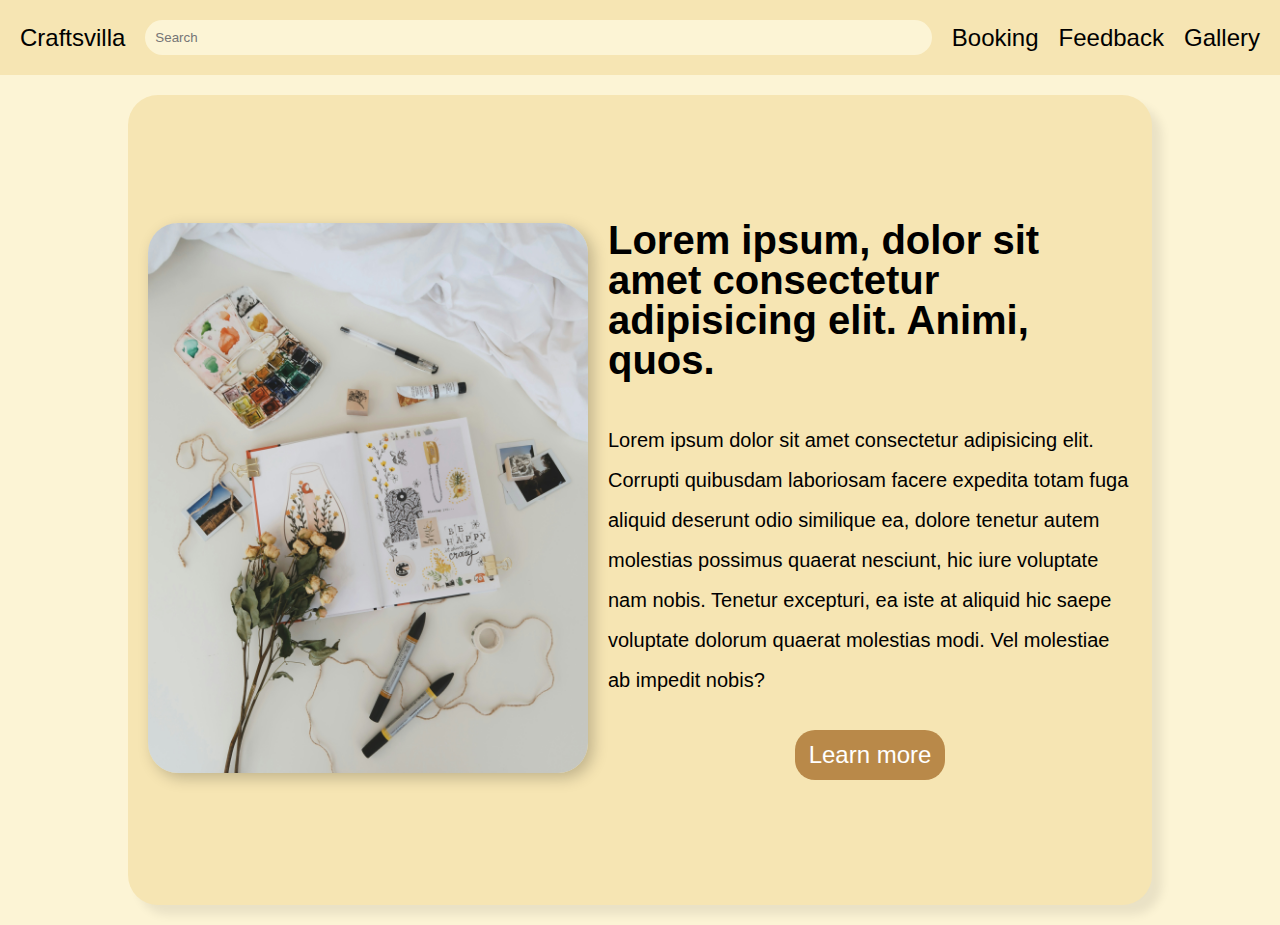
<file: index.html>
<!DOCTYPE html>
<html lang="en">
  <head>
    <link rel="stylesheet" href="style.css" />
    <meta charset="UTF-8" />
    <meta name="viewport" content="width=device-width, initial-scale=1.0" />
    <title>Craftsvilla</title>
  </head>
  <body>
    <header>
      <ul>
        <li id="logo-right"><a href="index.html">Craftsvilla</a></li>
        <input type="text" placeholder="Search" id="searchBar" />
        <li><a href="booking.html">Booking</a></li>
        <li><a href="feedback.html">Feedback</a></li>
        <li><a href="gallery.html">Gallery</a></li>
      </ul>
    </header>
    <main id="indexMain">
      <div id="mainDiv">
        <div id="midDiv1">
          <img src="./images/mainPageImg.jpg" alt="" />
          <!-- https://unsplash.com/photos/flatlay-photography-of-stuffs-on-white-surface-MUf7Ly04sOI -->
        </div>
        <div id="midDiv2">
          <div id="bottomDiv1">
            <h1>
              Lorem ipsum, dolor sit amet consectetur adipisicing elit. Animi,
              quos.
            </h1>
            <br />
            <p>
              Lorem ipsum dolor sit amet consectetur adipisicing elit. Corrupti
              quibusdam laboriosam facere expedita totam fuga aliquid deserunt
              odio similique ea, dolore tenetur autem molestias possimus quaerat
              nesciunt, hic iure voluptate nam nobis. Tenetur excepturi, ea iste
              at aliquid hic saepe voluptate dolorum quaerat molestias modi. Vel
              molestiae ab impedit nobis?
            </p>
          </div>
          <div id="bottomDiv2">
            <button id="buttonOne" onclick="myFunction()">Learn more</button>
            <script>
              function myFunction() {
                alert("Learn more here!");
              }
            </script>
          </div>
        </div>
      </div>
    </main>
  </body>
</html>
</file>
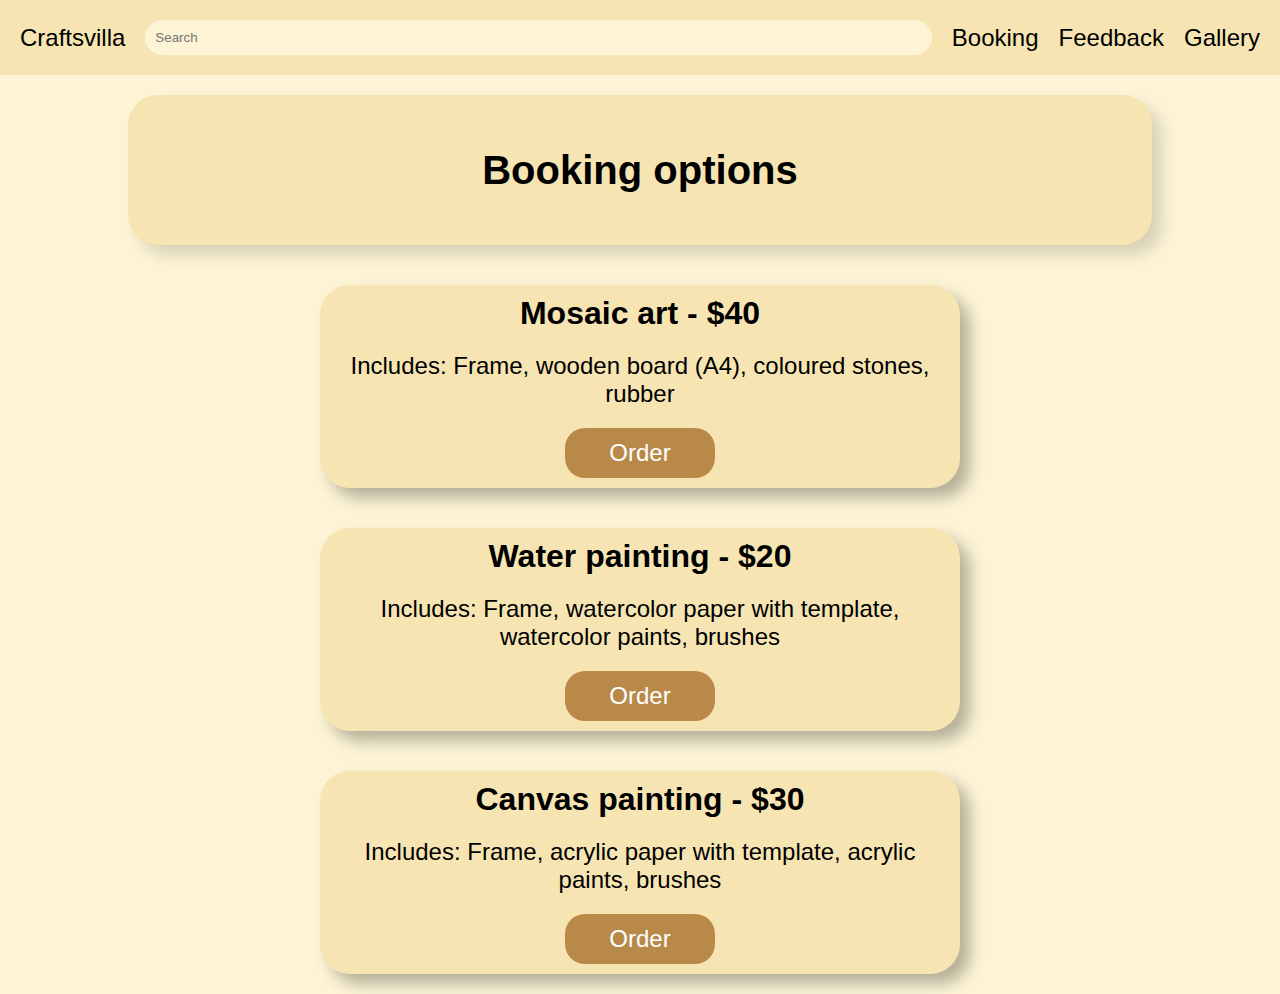
<file: booking.html>
<!DOCTYPE html>
<html lang="en">
  <head>
    <link rel="stylesheet" href="style.css" />
    <meta charset="UTF-8" />
    <meta name="viewport" content="width=device-width, initial-scale=1.0" />
    <title>Document</title>
  </head>
  <body>
    <header>
      <ul>
        <li id="logo-right"><a href="index.html">Craftsvilla</a></li>
        <input type="text" placeholder="Search" id="searchBar" />
        <li><a href="booking.html">Booking</a></li>
        <li><a href="feedback.html">Feedback</a></li>
        <li><a href="gallery.html">Gallery</a></li>
      </ul>
    </header>
    <main id="bookingMain">
      <div id="headerDiv"><h1>Booking options</h1></div>
      <div id="options">
        <div class="options">
          <h1>Mosaic art - $40</h1>
          <p>Includes: Frame, wooden board (A4), coloured stones, rubber</p>
          <button class="orderBtn" onclick="order()">Order</button>
        </div>
        <div class="options" onclick="order()">
          <h1>Water painting - $20</h1>
          <p>
            Includes: Frame, watercolor paper with template, watercolor paints,
            brushes
          </p>
          <button class="orderBtn">Order</button>
        </div>
        <div class="options">
          <h1>Canvas painting - $30</h1>
          <p>
            Includes: Frame, acrylic paper with template, acrylic paints,
            brushes
          </p>
          <button class="orderBtn" onclick="order()">Order</button>
        </div>
      </div>
    </main>
    <script>
      function order() {
        alert("Your order has been placed.");
      }
    </script>
  </body>
</html>
</file>
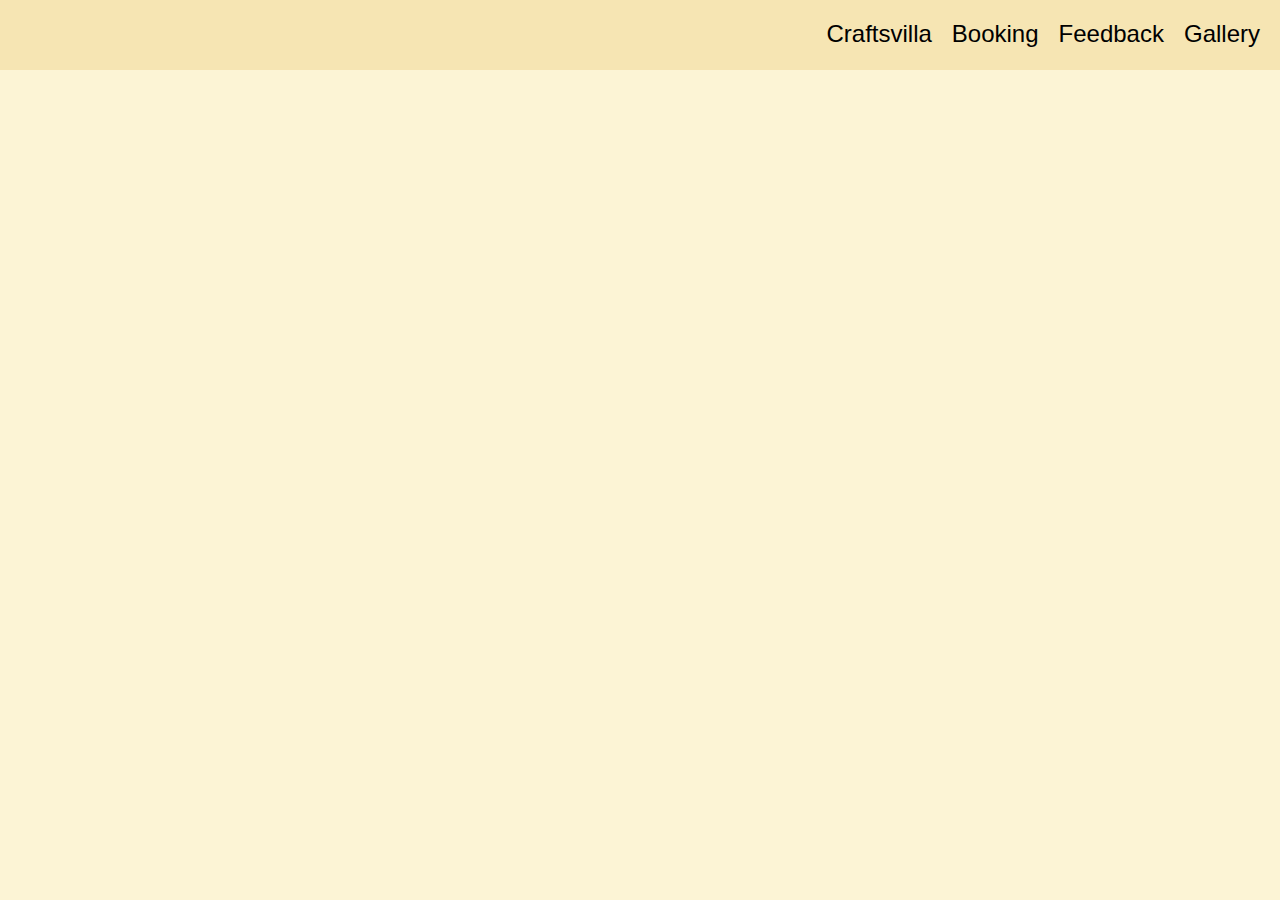
<file: feedback.html>
<!DOCTYPE html>
<html lang="en">
  <head>
    <link rel="stylesheet" href="style.css" />
    <meta charset="UTF-8" />
    <meta name="viewport" content="width=device-width, initial-scale=1.0" />
    <title>Document</title>
  </head>
  <body>
    <header>
      <ul>
        <li id="logo-right"><a href="index.html">Craftsvilla</a></li>
        <li><a href="booking.html">Booking</a></li>
        <li><a href="feedback.html">Feedback</a></li>
        <li><a href="gallery.html">Gallery</a></li>
      </ul>
    </header>
  </body>
</html>
</file>
<file: style.css>
/* GENERAL */

/* css reset */
* {
  margin: 0;
  box-sizing: border-box;
}

body {
  font-family: "Lucida Sans", "Lucida Sans Regular", "Lucida Grande",
    "Lucida Sans Unicode", Geneva, Verdana, sans-serif;
  z-index: -1;
  background-color: rgb(252, 244, 213);
}

header {
  max-width: 100%;
  min-height: 70px;
  background-color: #f6e5b3;
}

ul {
  display: flex;
  align-items: center;
  justify-content: flex-end;
  gap: 20px;
  padding: 20px;
}

li {
  list-style: none;
}

a {
  text-decoration: none;
  color: black;
  font-size: 24px;
}

/* @media screen and (width: 480px) {
  ul{
    display: flex;
    flex-direction: column;

  }
  } */
#searchBar {
  background-color: rgb(252, 244, 213);
  width: 1000px;
  height: 35px;
  border-radius: 20px;
  display: flex;
  justify-content: flex-start;
  align-items: center;
  padding-left: 10px;
  border: none;
}

#indexMain {
  display: flex;
  justify-content: center;
  align-items: flex-start;
}
/* GENERAL */

/* INDEX.HTML */
#mainDiv {
  background-color: #f6e5b3;
  margin: 20px;
  padding: 20px;
  gap: 20px;
  width: 80%;
  height: 90svh;
  display: flex;
  justify-content: space-between;
  align-items: center;
  border-radius: 30px;
  box-shadow: 10px 10px 10px rgba(0, 0, 0, 0.075);
}

#midDiv1 img {
  max-width: 550px;
  max-height: 550px;
  border-radius: 30px;
  box-shadow: 5px 5px 15px rgba(0, 0, 0, 0.225);
}

#midDiv2 {
  display: flex;
  flex-flow: column wrap;
  justify-content: space-between;
  align-items: center;
  gap: 30px;
}

#bottomDiv1 {
  font-size: 20px;
  font-weight: 300;
  line-height: 40px;
}

/* #bottomDiv2 {
} */

#buttonOne {
  border: none;
  border-radius: 20px;
  background-color: rgb(185, 137, 73);
  font-size: 24px;
  color: white;
  width: 150px;
  height: 50px;
  transition: 0.4s;
}

#buttonOne:hover {
  box-shadow: 10px 10px 15px rgba(0, 0, 0, 0.277);
  transition: 0.4s;
  width: 170px;
  height: 60px;
  font-size: 26px;
  text-shadow: 5px 5px 15px rgba(0, 0, 0, 0.277);
  cursor: pointer;
}
/* INDEX.HTML */

/* BOOKING.HTML */
#bookingMain {
  display: flex;
  justify-content: center;
  align-items: center;
  flex-direction: column;
}

#headerDiv {
  background-color: #f6e5b3;
  width: 80%;
  height: 150px;
  margin: 20px 20px 20px 20px;
  border-radius: 30px;
  box-shadow: 10px 10px 15px rgba(0, 0, 0, 0.14);
  display: flex;
  justify-content: center;
  align-items: center;
}
#headerDiv h1 {
  font-size: 40px;
  font-family: Verdana, Geneva, Tahoma, sans-serif;
}
#options {
  display: flex;
  justify-content: flex-start;
  align-items: center;
  flex-flow: column wrap;
}

.options {
  background-color: #f6e5b3;
  width: 50svw;
  min-height: 150px;
  margin: 20px;
  border-radius: 30px;
  padding: 10px;
  display: flex;
  flex-direction: column;
  justify-content: center;
  align-items: center;
  gap: 20px;
  box-shadow: 10px 10px 15px rgba(0, 0, 0, 0.277);
}

.options h1 {
  text-align: center;
}
.options p {
  font-size: 24px;
  text-align: center;
}

.orderBtn {
  border: none;
  border-radius: 20px;
  background-color: rgb(185, 137, 73);
  font-size: 24px;
  color: white;
  width: 150px;
  height: 50px;
  transition: 0.4s;
}
.orderBtn:hover {
  box-shadow: 10px 10px 15px rgba(0, 0, 0, 0.277);
  transition: 0.4s;
  width: 170px;
  height: 60px;
  font-size: 26px;
  text-shadow: 5px 5px 15px rgba(0, 0, 0, 0.277);
  cursor: pointer;
}
/* BOOKING.HTML */

/* FEEDBACK.HTML */
</file>
